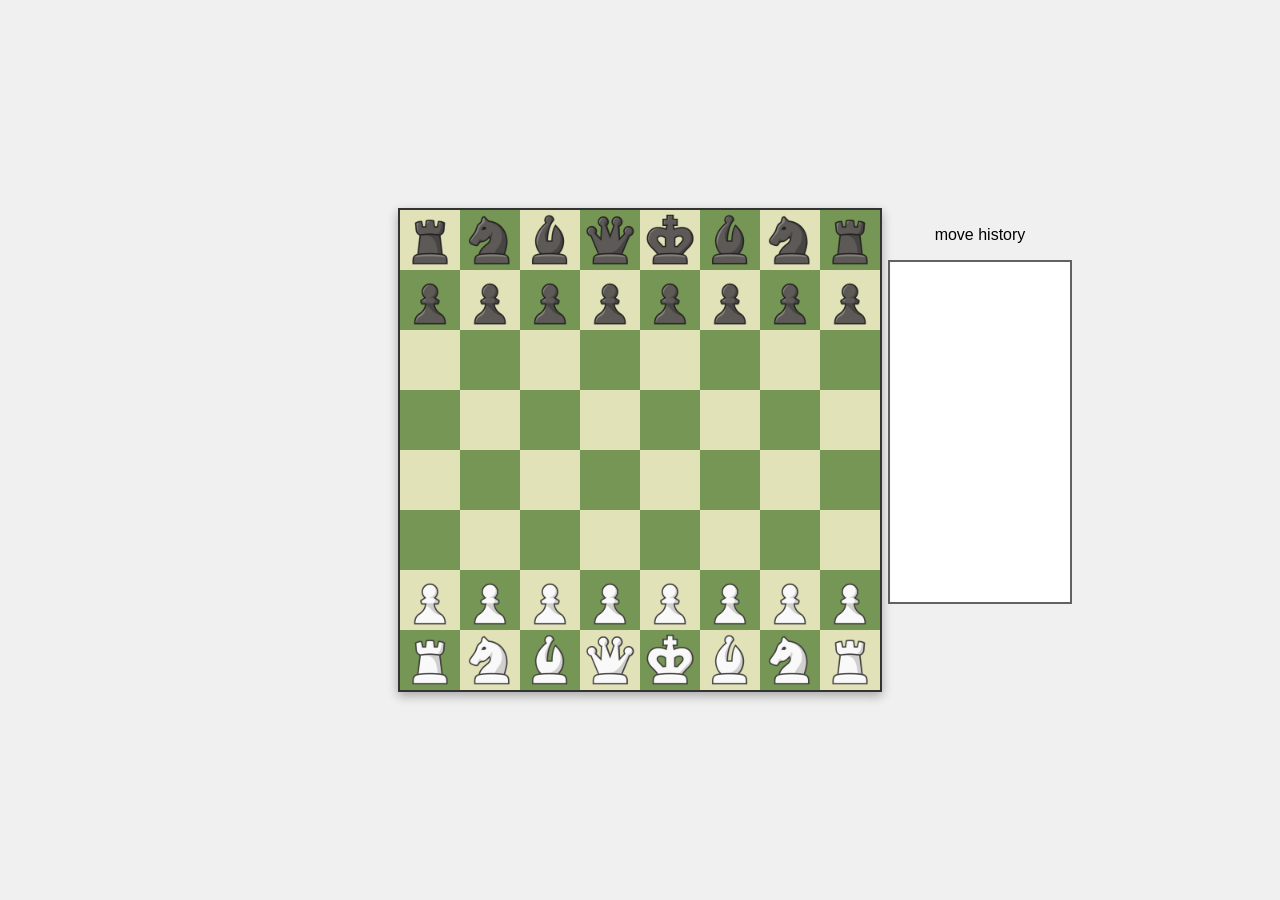
<file: projects/Chess2/index.html>
<!DOCTYPE html>
<html lang="en">
<head>
    <meta charset="UTF-8">
    <meta name="viewport" content="width=device-width, initial-scale=1.0">
    <title>Chess</title>
    <link rel="stylesheet" href="style.css">
</head>
<body>
    <main>
        <div id="chessboard">

        </div>
        <div id="chessGameInfo">
            <div class="chessGameInfo-item"></div>
            <div class="chessGameInfo-item"></div>
            <div class="chessGameInfo-item"></div>
            <div class="chessGameInfo-item"></div>

            <div class="chessGameInfo-item"></div>

            <div class="chessGameInfo-item">
                <p>move history</p>
                <div id="moves_history">

                </div>
            </div>
            <div class="chessGameInfo-item"></div>
            <div class="chessGameInfo-item"></div>
            <div class="chessGameInfo-item"></div>
        </div>
        
        <!-- <div id="user-input">
            <p>start:</p>
            <input type="text" id="start-move">
            <p>end:</p>
            <input type="text" id="end-move">
            <button onclick="script_move_a_piece();">move</button>
        </div> -->
    </main>
  
</body>
<script src="./frontend/script.js"></script>
<script src="ChessGame.js"></script>
<script src="Pieces_Moves.js"></script>
<script src="./moving_piece_function.js"></script>
<script src="./frontend/clicking_on_board_manegement.js"></script>
<script>
    const dimentions = [8, 8]; // Dimensões do tabuleiro
    const chessGame = new ChessGame(dimentions, pieces);

    function wait(ms) {
        return new Promise(resolve => setTimeout(resolve, ms));
    }

    async function main(anNum) {

        await wait(anNum); 
        chessGame.does_can_move_piece([1,4],[3,4])

        await wait(anNum); 
        chessGame.does_can_move_piece([6,4],[4,4])

        await wait(anNum); 
        chessGame.does_can_move_piece([0,5],[3,2])

        await wait(anNum); 
        chessGame.does_can_move_piece([7,1],[5,2])

        await wait(anNum); 
        chessGame.does_can_move_piece([0,6],[2,5])

        await wait(anNum); 
        chessGame.does_can_move_piece([7,6],[5,5])

        await wait(anNum); 
        chessGame.does_can_move_piece([1,3],[3,3])

        await wait(anNum); 
        chessGame.does_can_move_piece([4,4],[3,3])

        await wait(anNum); 
        chessGame.does_can_move_piece([2,5],[3,3])

        await wait(anNum); 
        chessGame.does_can_move_piece([5,2],[3,3])

        await wait(anNum); 
        chessGame.does_can_move_piece([0,3],[3,3])

        await wait(anNum); 
        chessGame.does_can_move_piece([6,1],[5,1])

        await wait(anNum); 
        chessGame.does_can_move_piece([3,4],[4,4])

        await wait(anNum); 
        chessGame.does_can_move_piece([7,5],[4,2])

        await wait(anNum); 
        chessGame.does_can_move_piece([3,3],[2,2])

        await wait(anNum); 
        chessGame.does_can_move_piece([5,5],[3,4])

        await wait(anNum); 
        chessGame.does_can_move_piece([2,2],[2,5])

        await wait(anNum); 
        chessGame.does_can_move_piece([7,3],[3,7])

        await wait(anNum); 
        chessGame.does_can_move_piece([3,2],[6,5])

        await wait(anNum); 
        chessGame.does_can_move_piece([7,4],[7,3])

        await wait(anNum); 
        chessGame.does_can_move_piece([1,6],[2,6])

        await wait(anNum); 

        chessGame.does_can_move_piece([4,2],[1,5])
        await wait(anNum); 

        chessGame.does_can_move_piece([2,5],[1,5])
        await wait(anNum); 

        chessGame.does_can_move_piece([3,4],[1,5])
        await wait(anNum); 

        chessGame.does_can_move_piece([0,4],[1,5])
        await wait(anNum); 

        chessGame.does_can_move_piece([3,7],[3,6])
        await wait(anNum); 

        chessGame.does_can_move_piece([0,7],[0,5])
        await wait(anNum); 

        chessGame.does_can_move_piece([7,2],[6,1])
        await wait(anNum); 

        chessGame.does_can_move_piece([0,1],[2,2])
        await wait(anNum); 

        chessGame.does_can_move_piece([3,6],[2,5])
        await wait(anNum); 

        chessGame.does_can_move_piece([1,5],[0,4])
        await wait(anNum); 

        chessGame.does_can_move_piece([2,5],[1,6])
        await wait(anNum); 

        chessGame.does_can_move_piece([0,2],[4,6])
        await wait(anNum); 

        chessGame.does_can_move_piece([7,3],[7,2])
        await wait(anNum); 

        chessGame.does_can_move_piece([0,0],[0,3])
        await wait(anNum);

        chessGame.does_can_move_piece([1,6],[1,7])
        await wait(anNum);

        chessGame.does_can_move_piece([2,2],[1,4])
        await wait(anNum);

        chessGame.does_can_move_piece([1,7],[1,6])
        await wait(anNum);

        chessGame.does_can_move_piece([4,4],[5,4])
        await wait(anNum);
    
        chessGame.does_can_move_piece([6,3],[5,4])
        await wait(anNum);

        chessGame.does_can_move_piece([6,5],[5,4])
        await wait(anNum);

        chessGame.does_can_move_piece([7,2],[7,1])
        await wait(anNum);

        chessGame.does_can_move_piece([0,5],[6,5])
        await wait(anNum);

        chessGame.does_can_move_piece([7,7],[7,4])
        await wait(anNum);

        chessGame.does_can_move_piece([4,6],[3,5])
        await wait(anNum);

        
        
    }
    // main(10);
    

</script>
</html>
</file>
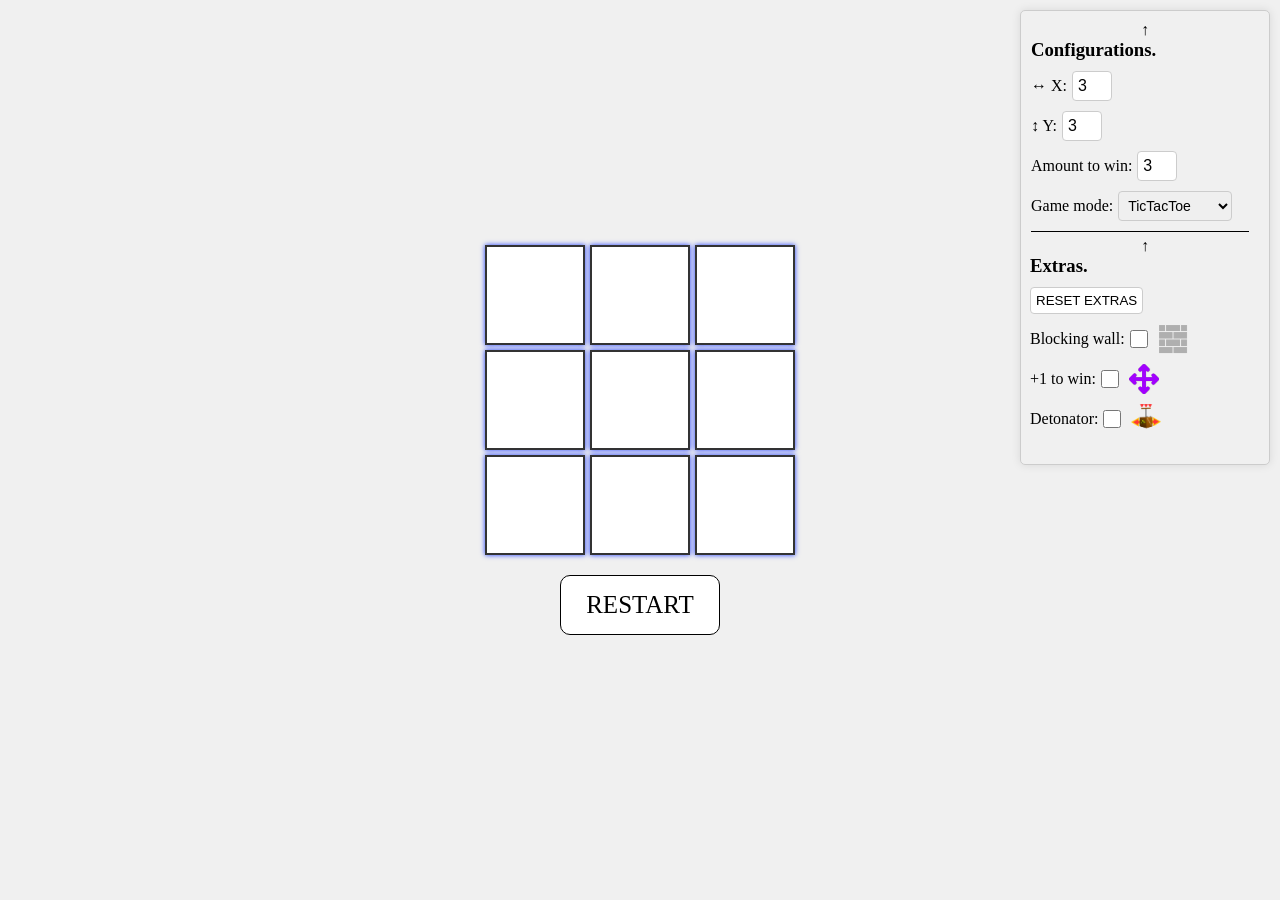
<file: projects/jogo da velha/index.html>
<!DOCTYPE html>
<html lang="en">
<head>
    <meta charset="UTF-8">
    <meta name="viewport" content="width=device-width, initial-scale=1.0">
    <title>Juguin</title>
    <link rel="stylesheet" href="style.css">
</head>
<body id="main">


    <div class="configuracao" id="configuracao">
        <div class="close_configuracao2" id="close_configuracao2" onclick="closeOpenConfiguration();">↑</div>
        <h3>Configurations.</h3>
        <div class="input-group">
            <label for="input1">↔ X:</label>
            <input type="number" id="input1" min="0" step="1" value="3">
        </div>
        <div class="input-group">
            <label for="input2">↕ Y:</label>
            <input type="number" id="input2" min="0" step="1" value="3">
        </div>
        <div class="input-group">
            <label for="input3">Amount to win:</label>
            <input type="number" id="input3" min="0" step="1" value="3">
        </div>
        <div class="input-group">
            <label for="dropdown">Game mode:</label>
            <select id="dropdown">
                <option value="TicTacToe">TicTacToe</option>
                <option value="Lig4">Lig4</option>
                <!-- <option value="opcao3"></option> -->
            </select>
        </div>
        <div class="decoration_line"></div>
        
        <div class="close_configuracao3" id="close_configuracao3" onclick="closeOpenConfiguration2();">↓</div>
        <div class="configuracao2" id="configuracao2">
            <h3>Extras.</h3>

            <button onclick="reset();">
                RESET EXTRAS
            </button>
            <!-- <div class="input-group" id="input-group">
                <label for="checkbox0">Nothing:</label>
                <input type="checkbox" id="checkbox0" name="options" value="0" onclick="changeExtras(0);" checked>
            </div> -->
            <div class="input-group" id="input-group">
                <label for="checkbox1">Blocking wall:</label>
                <input type="checkbox" id="checkbox1" name="options" value="1" onclick="changeExtras(1);" >
                <svg width="800px" height="800px" viewBox="0 0 512 512" xmlns="http://www.w3.org/2000/svg"><path class="Wall"  d="M494 18.02l-101 .103V119h101zm-119 .12l-238 .247V119h238zm-256 .266L18 18.51V119h101zM18 137v110h229V137zm247 0v110h229V137zM18 265v110h101V265zm119 0v110h238V265zm256 0v110h101V265zM18 393v100.98l229-.236V393zm247 0v100.727l229-.237V393z"/></svg>
            </div>
            <div class="input-group" id="input-group">
                <label for="checkbox2">+1 to win:</label>
                <input type="checkbox" id="checkbox2" name="options" value="2" onclick="changeExtras(2);" >
                <svg xmlns="http://www.w3.org/2000/svg" viewBox="0 0 512 512"><path class="plusonetowin" d="M278.6 9.4c-12.5-12.5-32.8-12.5-45.3 0l-64 64c-12.5 12.5-12.5 32.8 0 45.3s32.8 12.5 45.3 0l9.4-9.4L224 224l-114.7 0 9.4-9.4c12.5-12.5 12.5-32.8 0-45.3s-32.8-12.5-45.3 0l-64 64c-12.5 12.5-12.5 32.8 0 45.3l64 64c12.5 12.5 32.8 12.5 45.3 0s12.5-32.8 0-45.3l-9.4-9.4L224 288l0 114.7-9.4-9.4c-12.5-12.5-32.8-12.5-45.3 0s-12.5 32.8 0 45.3l64 64c12.5 12.5 32.8 12.5 45.3 0l64-64c12.5-12.5 12.5-32.8 0-45.3s-32.8-12.5-45.3 0l-9.4 9.4L288 288l114.7 0-9.4 9.4c-12.5 12.5-12.5 32.8 0 45.3s32.8 12.5 45.3 0l64-64c12.5-12.5 12.5-32.8 0-45.3l-64-64c-12.5-12.5-32.8-12.5-45.3 0s-12.5 32.8 0 45.3l9.4 9.4L288 224l0-114.7 9.4 9.4c12.5 12.5 32.8 12.5 45.3 0s12.5-32.8 0-45.3l-64-64z"/></svg>
            </div>
            <div class="input-group" id="input-group">
                <label for="checkbox3">Detonator:</label>
                <input type="checkbox" id="checkbox3" name="options" value="3" onclick="changeExtras(3);" >
                <img src="./IMGs/DetonatorBox.png"></img>
            </div>
            <!-- <div class="input-group" id="input-group">
                <label for="checkbox4">Detonator:</label>
                <input type="checkbox" id="checkbox4" name="options" value="4" onclick="changeExtras(4);" >
            </div> -->
        </div>

    </div>
    <div class="close_configuracao" id="close_configuracao" onclick="closeOpenConfiguration();">↓</div>

    <div class="principal">
        <div class="grid-container" id="grid-container">

        </div>
        <div class="reiniciar" onclick='reset("softReset");'>
            RESTART
        </div>
    </div>
   
    <div class="displayMesenge" id="displayMesenge">
        
    </div>

    <script src="scripcheckEventsInSequence.js"></script>
    <script src="script.js"></script>
    <script src="scriptReset.js" defer></script>
    <script src="scriptStyleHtml.js"></script>

</body>
</html>
</file>
<file: projects/Chess2/style.css>
body {
    font-family: Arial, sans-serif;
    justify-content: center;
    align-items: center;
    height: 100vh;
    margin: 0;
    background-color: #f0f0f0;
    display: flex;
    position: relative;
    flex-direction: column;
}
main{
    display: grid;
    flex-direction: column;
    position: relative;
    height: 100vh;
    width: 100vw;
}
:root {
    --squaresInChessBoardX: 8;
    --squaresInChessBoardY: 8;
    --squaresInChessBoardSize: 60px;

    --chessBoardSize: calc(var(--squaresInChessBoardX) * var(--squaresInChessBoardSize));
}

#chessboard {
    z-index: 2;
    display: grid;
    align-self: center;
    justify-self: center;

    /* Grid setup */
    grid-template-columns: repeat(var(--squaresInChessBoardX), var(--squaresInChessBoardSize));
    grid-template-rows: repeat(var(--squaresInChessBoardY), var(--squaresInChessBoardSize));

    max-width: var(--chessBoardSize);
    max-height: var(--chessBoardSize);

    border: 2px solid #333;
    box-shadow: 0 4px 10px rgba(0, 0, 0, 0.3);
    user-select: none;
}
.dark {
    background-color: #769656;
}

.light {
    background-color: #e2e2b8;
}
.square {
    width: 100%;
    height: 100%;
    font-size: 24px;
    font-weight: bold;

    position: relative;
    display: grid;
    transition: filter 0.3s ease-in-out;
}

.piece {
    height: 100%;
    width: 100%;
    cursor: pointer;

    position: absolute;
    align-self: center;
    justify-self: center;
}

#user-input{
    position: absolute;
    align-self: flex-end;
    justify-self: center;
    height: 50px;
    width: 500px;
    border: black 1px solid;
    background-color: white;
    display: flex;
    flex-direction: row;
    justify-content: flex-start;
    align-items: center;

}

#user-input > *{
    max-width: 100px;
    margin-left: 5px;
    margin-right: 5px;
}

#chessGameInfo {
    display: grid;
    grid-template-columns: 1fr auto 1fr; /* Colunas: laterais flexíveis, meio fixo */
    grid-template-rows: 1fr auto 1fr;   /* Linhas: laterais flexíveis, meio fixo */

    /* border: 2px solid #000; */
    position: absolute;
    justify-self: center;
    align-self: center;
    z-index: 1;
}
#chessGameInfo > :nth-child(5){    
    height: var(--chessBoardSize);
    width: var(--chessBoardSize);
}
.chessGameInfo-item{
    min-width: 200px;
    min-height: 50px;
    display: flex;
    justify-content: center;
    align-items: center;
    /* background-color: #80808021; */
}
#chessGameInfo > :nth-child(6){
    display: flex;
    justify-content: flex-start;
    align-items: center;
    flex-direction: column;
}
#chessGameInfo > :nth-child(6) > #moves_history{
    width: 180px;
    min-height: 340px;
    height: 50px;
    border: 2px solid #0000009d;
    background-color: white;
    overflow-y: scroll;
    overflow-x: hidden;
}
.moves_history_item{
    width: 100%;
    height: 25px;
    display: flex;
    justify-content: flex-start;
    align-items: center;
    flex-direction: row;
    border-bottom: 1px solid #0000009d;

}
.moves_history_item > div{
    height: 100%;
    width: auto;
    display: flex;
    align-items: center;
    justify-content: flex-start;
    flex-direction: row;
    /* border-right: 1px solid #000; */
}
.moves_history_item > :nth-child(1){
    width: 15%;
}


.moves_history_item > div > img{
    height: 100%;
}
.moves_history_item > div > p{
    height: 100%;
    margin: 0;
    margin-left: 1px;
    text-align: center;
    display: flex;
    justify-content: center;
    align-items: center;
}
#moves_history::-webkit-scrollbar {
    width: 0px; /* Largura da barra de rolagem */
}
</file>
<file: projects/jogo da velha/style.css>
*{
    padding: 0px; margin: 0px; box-sizing: border-box;
}
body {
    display: flex;
    justify-content: center;
    align-items: center;
    height: 100vh;
    background-color: #f0f0f0;
    margin: 0;
}
:root {
    --X: 0;
    --Y: 0;
    --grid-item-color: rgba(0, 0, 0, 0);

}
h3{
    margin:0 0 10px 0;
}
.grid-container {
    display: grid;
    grid-template-columns: repeat(var(--X), 100px);
    grid-template-rows: repeat(var(--Y), 100px);
    gap: 5px;
    /* position: fixed; */
}

.grid-item{
    display: flex;
    justify-content: center;
    align-items: center;
    background-color: white;
    border: 2px solid #333;
    font-size: 2rem;
    cursor: pointer;
    user-select: none;
    box-shadow: 0px 0px 5px var(--grid-item-color);
}
.grid-item svg {
    height: 80%;
    width: 80%;
}
.grid-item img{
    height: 100%;
    width: 100%;
}
.X{
    fill: rgb(0, 149, 255);
    filter: drop-shadow(2px 2px 3px rgba(0, 0, 0, 0.5));
}
.O{
    fill: rgb(233, 25, 25);
    filter: drop-shadow(2px 2px 3px rgba(0, 0, 0, 0.5));
}
.Wall{
    fill: rgba(105, 105, 105, 0.297);
    filter: drop-shadow(2px 2px 3px rgba(0, 0, 0, 0.5));
}
.plusonetowin{
    fill: rgb(162, 0, 255);
    filter: drop-shadow(2px 2px 3px rgba(0, 0, 0, 0.5));
}

.grid-item:hover {
    background-color: #e0e0e0;
}
.no{
    max-width: 50vw;
    max-height: 100vh;
    display: flex;
    justify-content: center;
    align-items: center;
    text-align: center;
    flex-direction: column;
}


.configuracao, .close_configuracao{
    position: fixed;
    top: 10px;
    right: 10px;
    background-color: #f0f0f0;
    border: 1px solid #ccc;
    padding: 10px;
    border-radius: 5px;
    box-shadow: 0px 0px 10px rgba(0, 0, 0, 0.1);

    flex-direction: column;
}
.configuracao, .configuracao2{
    display: none;
    justify-content: center;
    align-items: flex-start;
    width: 250px;
}
.configuracao2{
    align-self: center;
    padding: 0 10px 10px 10px;
    flex-direction: inherit;
}
.close_configuracao, .close_configuracao2, .close_configuracao3{
    display: flex;
    justify-content: center;
    align-items: center;
    width: 250px;
    cursor: pointer;
    user-select: none;
}
.close_configuracao2, .close_configuracao3{
    align-self: center;
}

.input-group {
    margin-bottom: 10px;
    width: 100%;
    display: flex;
    justify-content: flex-start;
    align-items: center;
    flex-direction: row;
}
.input-group svg, .input-group img{
    height: 30px;
    width: 30px;
    margin-left: 10px;
    /* filter: drop-shadow(2px 2px 3px rgba(0, 0, 0, 0.5)); */
    /* background-color: #5a5a5a65; */
}

input[type="number"] {
    width: 40px;
    font-size: 16px;
    border-radius: 4px;
    border: 1px solid #ccc;
}
input[type="number"], input[type="checkbox"], input[type="radio"], select{
    margin-left: 5px;
    padding: 5px;
    min-height: 18px;
    min-width: 18px;
}
button{
    padding: 5px;
    min-height: 18px;
    min-width: 18px;
    margin-bottom: 10px;
    background-color: white;
    user-select: none;
    cursor: pointer;
    border-radius: 4px;
    border: 1px solid #ccc;
}
select {
    width: 50%;
    font-size: 14px;
    border-radius: 4px;
    border: 1px solid #ccc;
}
.principal{
    display: flex;
    flex-direction: column;
    align-items: center;
    justify-content: center;
    user-select: none;

}
.reiniciar{
    width: 160px;
    height: 60px;
    border: 1px solid black;
    background-color: white;
    border-radius: 10px;
    display: flex;
    align-items: center;
    justify-content: center;
    margin: 20px;
    font-size: 25PX;
    cursor: pointer;
    transition: background-color 0.2s ease;
}
.reiniciar:active {
    background-color: rgb(188, 188, 188);
}
.displayMesenge{
    height: 100vh;
    width: 12vw;
    background-color: #33333392;
    border: 1px solid black;
    font-size: 20vh;

    display: none;
    justify-content: flex-start;
    flex-direction: column;
    align-items: center;
    left: 0;
    top: 0;
    position: fixed;
    text-wrap:wrap;
    text-align: center;

    padding-top: 5vh;
}
.displayMesenge_content{
    height: auto;
    width: 100%;
}
.displayMesenge_content svg{
    height: 20vh;
    width: 20vh; 
}
.decoration_line{
    height: 1px;
    width: calc(100% - 10px);
    background-color: black;
    margin-bottom: 5px;
}
</file>
